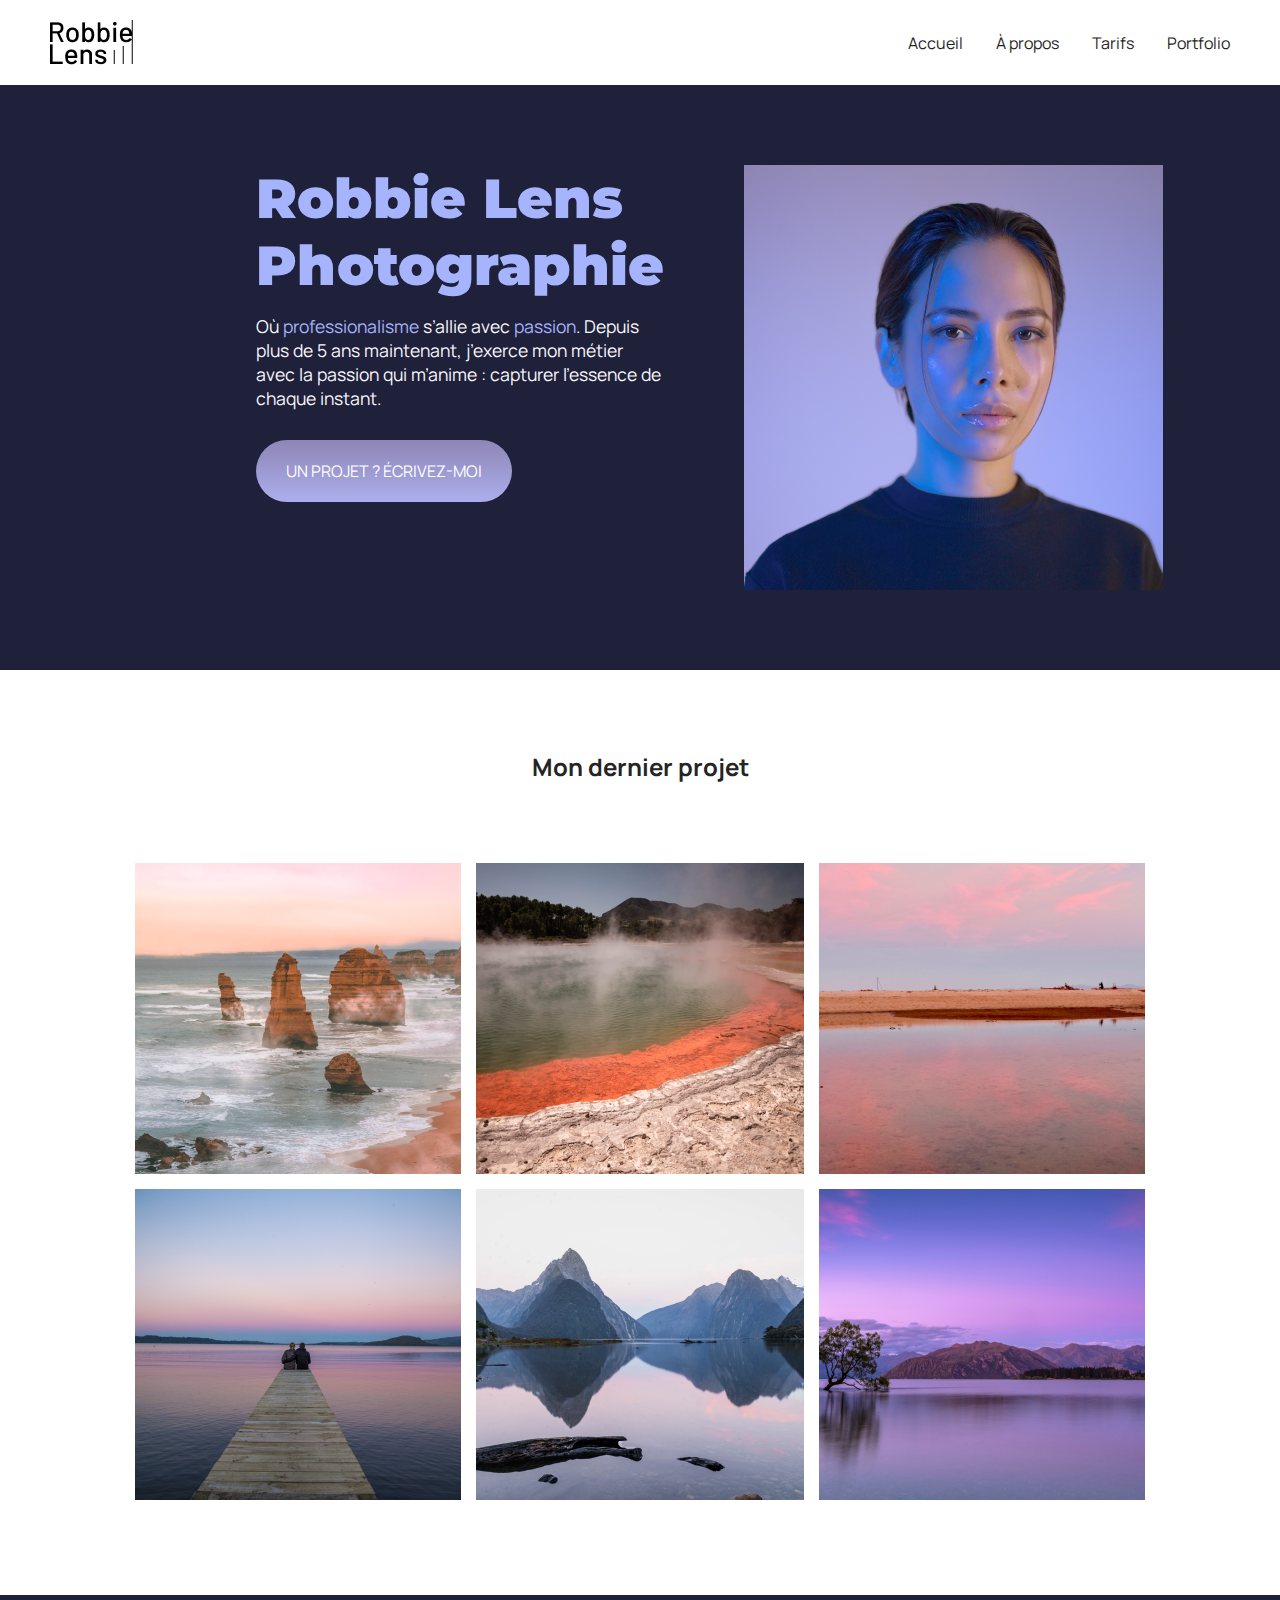
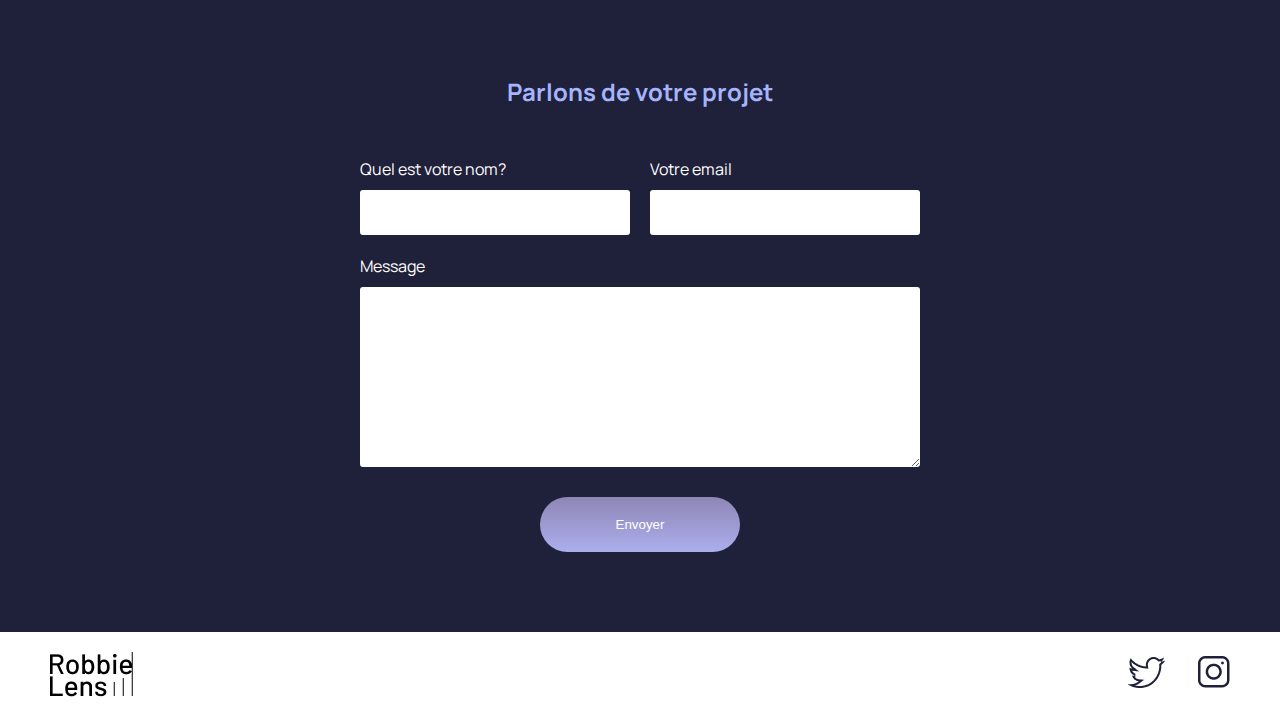
<file: index.html>
<!DOCTYPE html>
<html lang="fr">

<head>
    <meta charset="utf-8">
    <title>Accueil - Robbie Lens  Photographie</title>
    <link href="style.css" rel="stylesheet">
    <link rel="preconnect" href="https://fonts.googleapis.com">
    <link rel="preconnect" href="https://fonts.gstatic.com" crossorigin>
    <link href="https://fonts.googleapis.com/css2?family=Manrope&family=Montserrat&display=swap" rel="stylesheet">
</head>

<body>
    <header>
        <nav>
            <img src="images/logo.png" alt="Logo Robbie Lens">
            <div>
                <a href="index.html">Accueil</a>
                <a href="a-propos.html">À propos</a>
                <a href="tarifs.html">Tarifs</a>
                <a href="portfolio.html">Portfolio</a>
            </div>
        </nav>
    </header>
    <main>
        <section class="accueil-introduction">
            <div>
                <h1><strong>Robbie Lens Photographie</strong></h1>
                <p>
                    Où <em>professionalisme</em> s’allie avec <em>passion</em>. Depuis
                    plus de 5 ans maintenant, j’exerce mon métier avec la passion
                    qui m’anime : capturer l’essence de chaque instant.
                </p>

                <a href="#contact" class="cta">UN PROJET ? ÉCRIVEZ-MOI</a>

            </div>
            <img src="images/robbie-lens.png" alt="Portrait avec effet de la photographe Robbie Lens">
        </section>
        <section class="accueil-photos">
            <h2>Mon dernier projet</h2>
            <div>
                <img src="images/accueil/element-1.png" alt="Twelve apostles - Australie">
                <img src="images/accueil/element-2.png" alt="Wai-O-Tapu - Nouvelle-Zélande">
                <img src="images/accueil/element-3.png" alt="Parc National d’Abel Tasman - Nouvelle-Zélande">
            </div>
            <div>
                <img src="images/accueil/element-4.png" alt="Lac Rotorua - Nouvelle-Zélande">
                <img src="images/accueil/element-5.png" alt="Milford Sound - Nouvelle-Zélande">
                <img src="images/accueil/element-6.png" alt="Lac Wanaka - Nouvelle-Zélande">
            </div>
        </section>
        <section id="contact" class="section-contact">
            <h2>Parlons de votre projet</h2>
            <form method="get" action="">
                <div class="form-nom-email">
                    <div class="form-column">
                        <label for="nom">Quel est votre nom?</label>
                        <input type="text" name="nom" id="nom">
                    </div>
                    <div class="form-column">
                        <label for="email">Votre email</label>
                        <input type="text" name="email" id="email">
                    </div>
                </div>
                <label for="Message">Message</label>
                <textarea name="Message" id="Message" rows="10"></textarea>
                <input type="submit" value="Envoyer" class="cta">
            </form>
        </section>
    </main>
    <footer>
        <img src="images/logo.png" alt="Logo Robbie Lens">
        <div>
            <a target="_blank" href="https://twitter.com/" class="lien-icone">
                <img src="images/twitter.png" alt="Logo Twitter">
            </a>
            <a target="_blank" href="https://www.instagram.com/" class="lien-icone">
                <img src="images/instagram.png" alt="Logo Instagram">
            </a>
        </div>
    </footer>
</body>

</html>
</file>
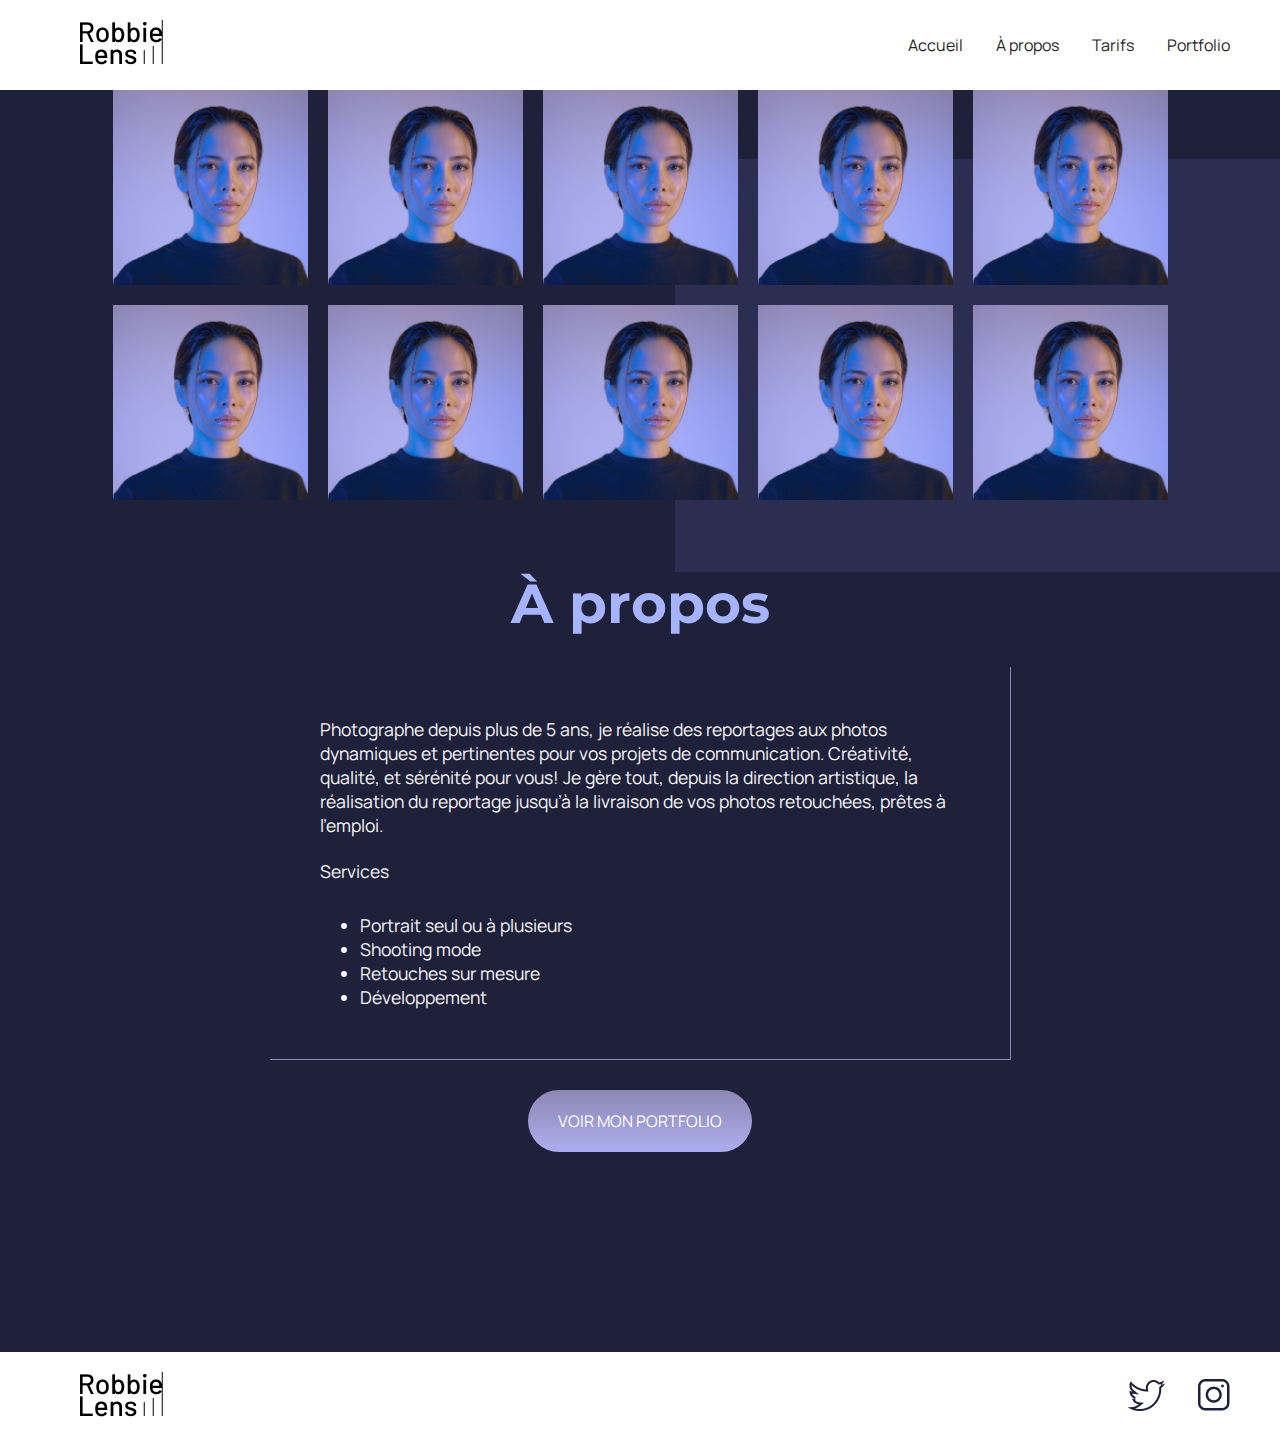
<file: a-propos.html>
<!DOCTYPE html>
<html lang="fr">

<head>
    <meta charset="utf-8">
    <title>À propos - Robbie Lens Photographie</title>
    <link href="style.css" rel="stylesheet">
    <link rel="preconnect" href="https://fonts.googleapis.com">
    <link rel="preconnect" href="https://fonts.gstatic.com" crossorigin>
    <link href="https://fonts.googleapis.com/css2?family=Manrope&family=Montserrat&display=swap" rel="stylesheet">
</head>

<body>
    <header>
        <nav>
            <a href="index.html" class="lien-icone">
                <img src="images/logo.png" alt="Logo Robbie Lens">
            </a>

            <div>
                <a href="index.html">Accueil</a>
                <a href="a-propos.html">À propos</a>
                <a href="tarifs.html">Tarifs</a>
                <a href="portfolio.html">Portfolio</a>
            </div>
        </nav>
    </header>

    <div class="content">
        <div class="gallery-wrapper">
            <div class="gallery">
                <div class="photo"></div>
                <div class="photo"></div>
                <div class="photo"></div>
                <div class="photo"></div>
                <div class="photo"></div>
                <div class="photo"></div>
                <div class="photo"></div>
                <div class="photo"></div>
                <div class="photo"></div>
                <div class="photo"></div>
            </div>
            <div class="rectangle"></div>
        </div>
    </div>

    <main class="a-propos-main">

        <h1>À propos</h1>
        <div class="carre-contenu">
            <p>
                Photographe depuis plus de 5 ans, je réalise des reportages aux photos dynamiques et pertinentes
                pour
                vos
                projets de communication. Créativité, qualité, et sérénité pour vous! Je gère tout, depuis la
                direction
                artistique, la réalisation du reportage jusqu’à la livraison de vos photos retouchées, prêtes à
                l’emploi.
            </p>
            <br>
            <p>Services</p>
            <ul>
                <li>Portrait seul ou à plusieurs</li>
                <li>Shooting mode</li>
                <li>Retouches sur mesure</li>
                <li>Développement</li>
            </ul>
        </div>
        <div>
            <a href="portfolio.html" class="cta2">VOIR MON PORTFOLIO</a>
        </div>


    </main>
    <footer>
        <a href="index.html" class="lien-icone">
            <img src="images/logo.png" alt="Logo Robbie Lens">
        </a>
        <div>
            <a target="_blank" href="https://twitter.com/" class="lien-icone">
                <img src="images/twitter.png" alt="Logo Twitter">
            </a>
            <a target="_blank" href="https://www.instagram.com/" class="lien-icone">
                <img src="images/instagram.png" alt="Logo Instagram">
            </a>
        </div>
    </footer>
</body>

</html>
</file>
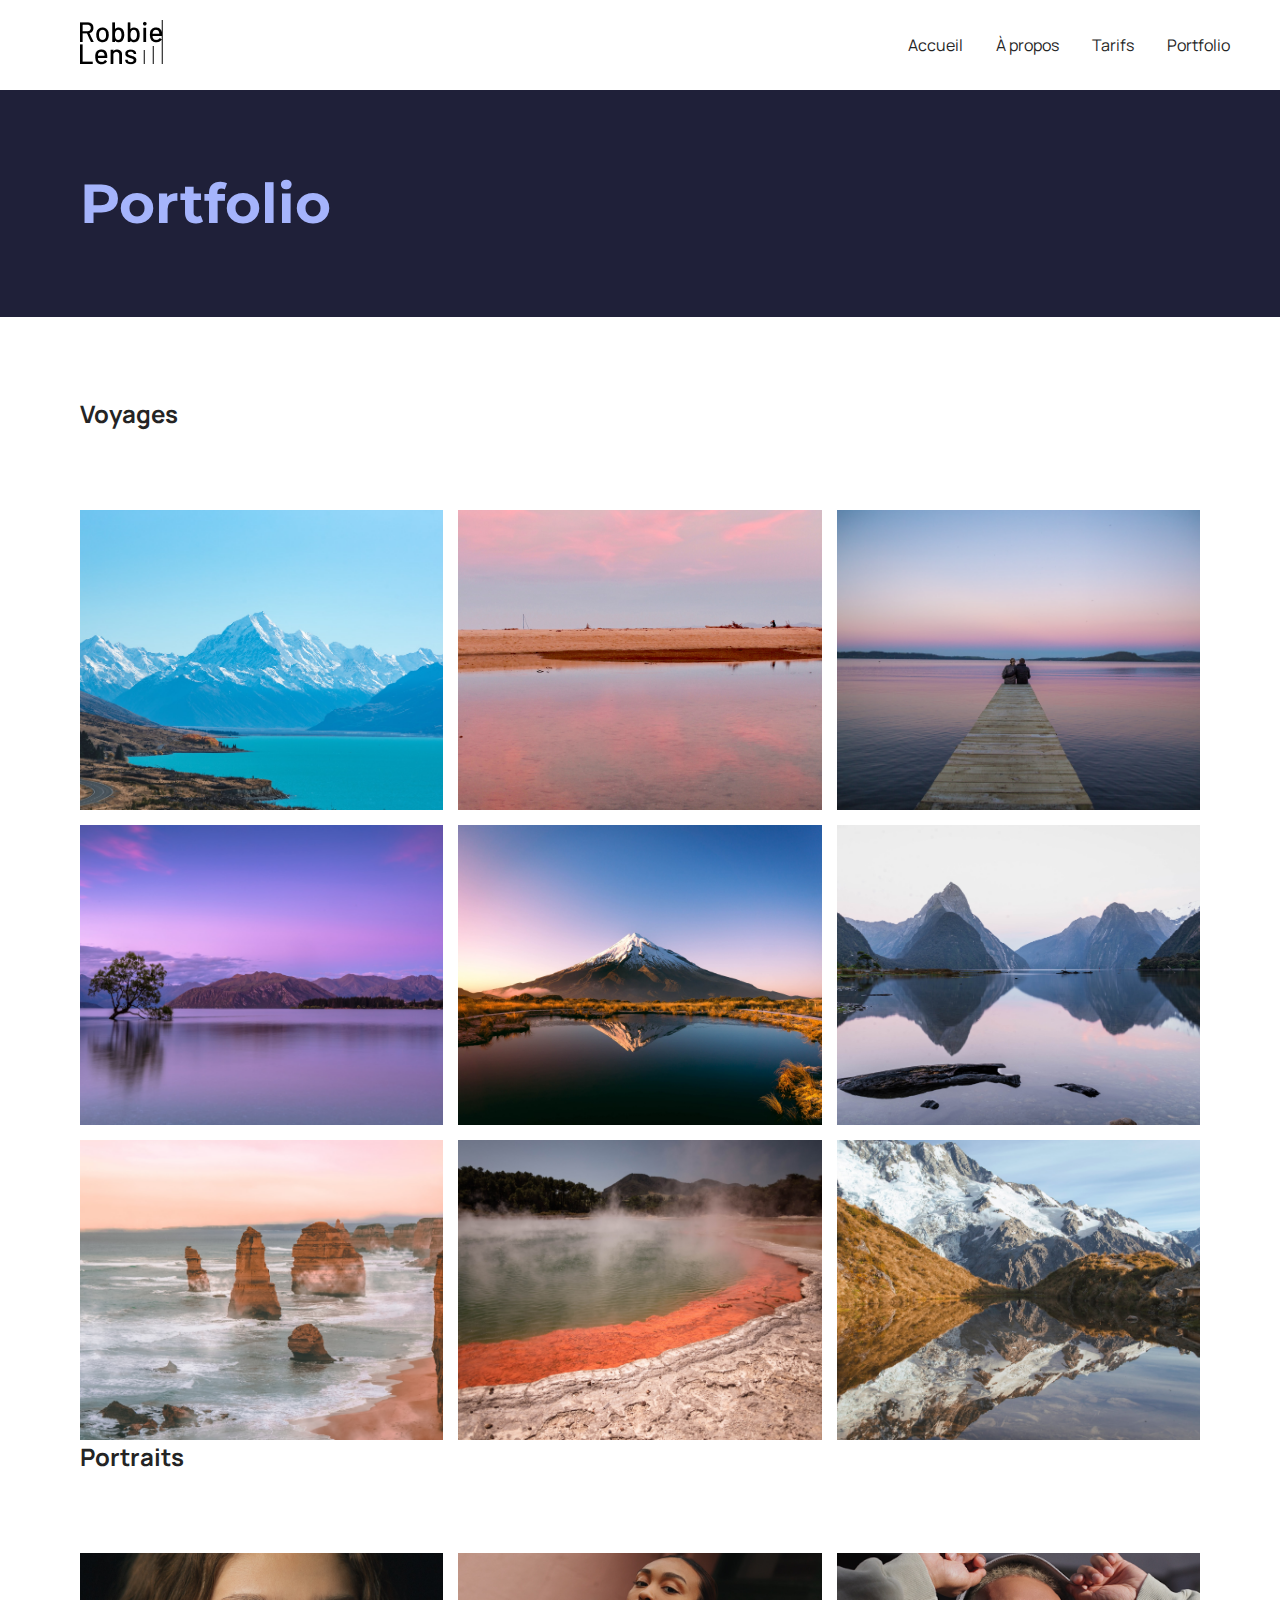
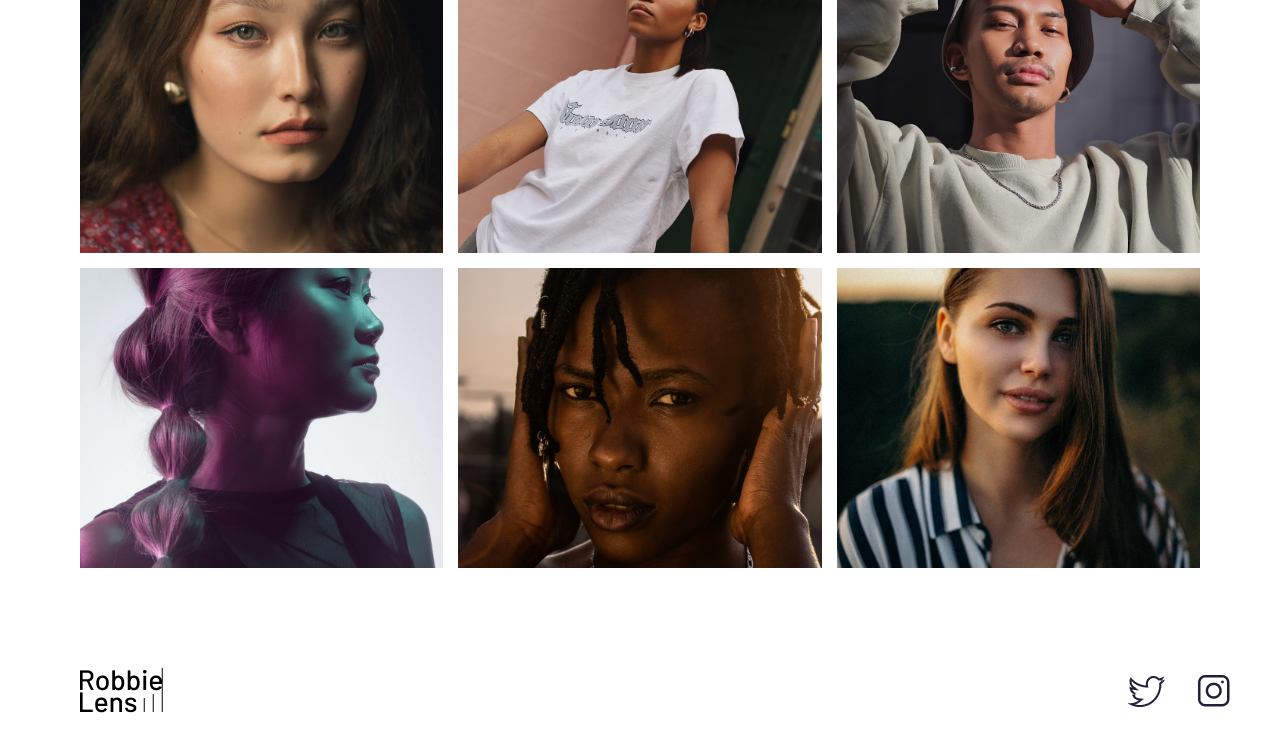
<file: portfolio.html>
<!DOCTYPE html>
<html lang="fr">

<head>
  <meta charset="utf-8" />
  <meta name="viewport" content="width=device-width, initial-scale=1.0, user-scalable=no" />
  <title>Portfolio - Robbie Lens Photographie</title>
  <link href="style.css" rel="stylesheet" />
  <link rel="preconnect" href="https://fonts.googleapis.com" />
  <link rel="preconnect" href="https://fonts.gstatic.com" crossorigin />
  <link href="https://fonts.googleapis.com/css2?family=Manrope&family=Montserrat&display=swap" rel="stylesheet" />
</head>

<body>
  <header>
    <nav>
      <a href="index.html" class="lien-icone">
        <img src="images/logo.png" alt="Logo Robbie Lens" />
      </a>
      <div>
        <a href="index.html">Accueil</a>
        <a href="a-propos.html">À propos</a>
        <a href="tarifs.html">Tarifs</a>
        <a href="portfolio.html">Portfolio</a>
      </div>
    </nav>
  </header>
  <main>
    <section>
      <h1>Portfolio</h1>
    </section>
    <section class="portfolio-section-photos">
      <h2>Voyages</h2>
      <div class="grid-paysages">
        <a href="images/portfolio/paysage1.jpg" class="lien-conteneur-photo">
          <img src="images/portfolio/paysage1.jpg" alt="Mont Aoraki - Nouvelle-Zélande" />
          <div class="photo-hover">Voir la photo</div>
        </a>
        <a href="images/portfolio/paysage2.jpg" class="lien-conteneur-photo">
          <img src="images/portfolio/paysage2.jpg" alt="Parc National d’Abel Tasman - Nouvelle-Zélande" />
          <div class="photo-hover">voir la photo</div>
        </a>
        <a href="images/portfolio/paysage3.jpg" class="lien-conteneur-photo">
          <img src="images/portfolio/paysage3.jpg" alt="Lac Rotorua - Nouvelle-Zélande" />
          <div class="photo-hover">Voir la photo</div>
        </a>
        <a href="images/portfolio/paysage4.jpg" class="lien-conteneur-photo">
          <img src="images/portfolio/paysage4.jpg" alt="Lac Wanaka - Nouvelle-Zélande" />
          <div class="photo-hover">voir la photo</div>
        </a>
        <a href="images/portfolio/paysage5.jpg" class="lien-conteneur-photo">
          <img src="images/portfolio/paysage5.jpg" alt="Mont Taranaki - Nouvelle-Zélande" />
          <div class="photo-hover">voir la photo</div>
        </a>
        <a href="images/portfolio/paysage6.jpg" class="lien-conteneur-photo">
          <img src="images/portfolio/paysage6.jpg" alt="Milford Sound - Nouvelle-Zélande" />
          <div class="photo-hover">voir la photo</div>
        </a>
        <a href="images/portfolio/paysage7.jpg" class="lien-conteneur-photo">
          <img src="images/portfolio/paysage7.jpg" alt="Twelve Apostle - Australie" />
          <div class="photo-hover">voir la photo</div>
        </a>
        <a href="images/portfolio/paysage8.jpg" class="lien-conteneur-photo">
          <img src="images/portfolio/paysage8.jpg" alt="Wai-O-Tapu - Nouvelle-Zélande" />
          <div class="photo-hover">voir la photo</div>
        </a>
        <a href="images/portfolio/paysage9.jpg" class="lien-conteneur-photo">
          <img src="images/portfolio/paysage9.jpg" alt="Mont Cook - Nouvelle Zélande" />
          <div class="photo-hover">voir la photo</div>
        </a>
      </div>
      <h2>Portraits</h2>
      <div class="grid-portraits">
        <a href="images/portfolio/portrait1.jpg" class="lien-conteneur-photo">
          <img src="images/portfolio/portrait1.jpg" alt="Portrait jeune femme 1" />
          <div class="photo-hover">Voir la photo</div>
        </a>
        <a href="images/portfolio/portrait2.jpg" class="lien-conteneur-photo">
          <img src="images/portfolio/portrait2.jpg" alt="Portrait jeune femme 2" />
          <div class="photo-hover">Voir la photo</div>
        </a>
        <a href="images/portfolio/portrait3.jpg" class="lien-conteneur-photo">
          <img src="images/portfolio/portrait3.jpg" alt="Portrait jeune homme 3" />
          <div class="photo-hover">Voir la photo</div>
        </a>
        <a href="images/portfolio/portrait4.jpg" class="lien-conteneur-photo">
          <img src="images/portfolio/portrait4.jpg" alt="Portrait jeune femme 4" />
          <div class="photo-hover">Voir la photo</div>
        </a>
        <a href="images/portfolio/portrait5.jpg" class="lien-conteneur-photo">
          <img src="images/portfolio/portrait5.jpg" alt="Portrait jeune femme 5" />
          <div class="photo-hover">Voir la photo</div>
        </a>
        <a href="images/portfolio/portrait6.jpg" class="lien-conteneur-photo">
          <img src="images/portfolio/portrait6.jpg" alt="Portrait jeune femme 6" />
          <div class="photo-hover">Voir la photo</div>
        </a>
      </div>
    </section>
  </main>
  <footer>
    <a href="index.html" class="lien-icone">
      <img src="images/logo.png" alt="Logo Robbie Lens" />
    </a>
    <div>
      <a target="_blank" href="https://twitter.com/" class="lien-icone">
        <img src="images/twitter.png" alt="Logo Twitter" />
      </a>
      <a target="_blank" href="https://www.instagram.com/" class="lien-icone">
        <img src="images/instagram.png" alt="Logo Instagram" />
      </a>
    </div>
  </footer>
</body>

</html>
</file>
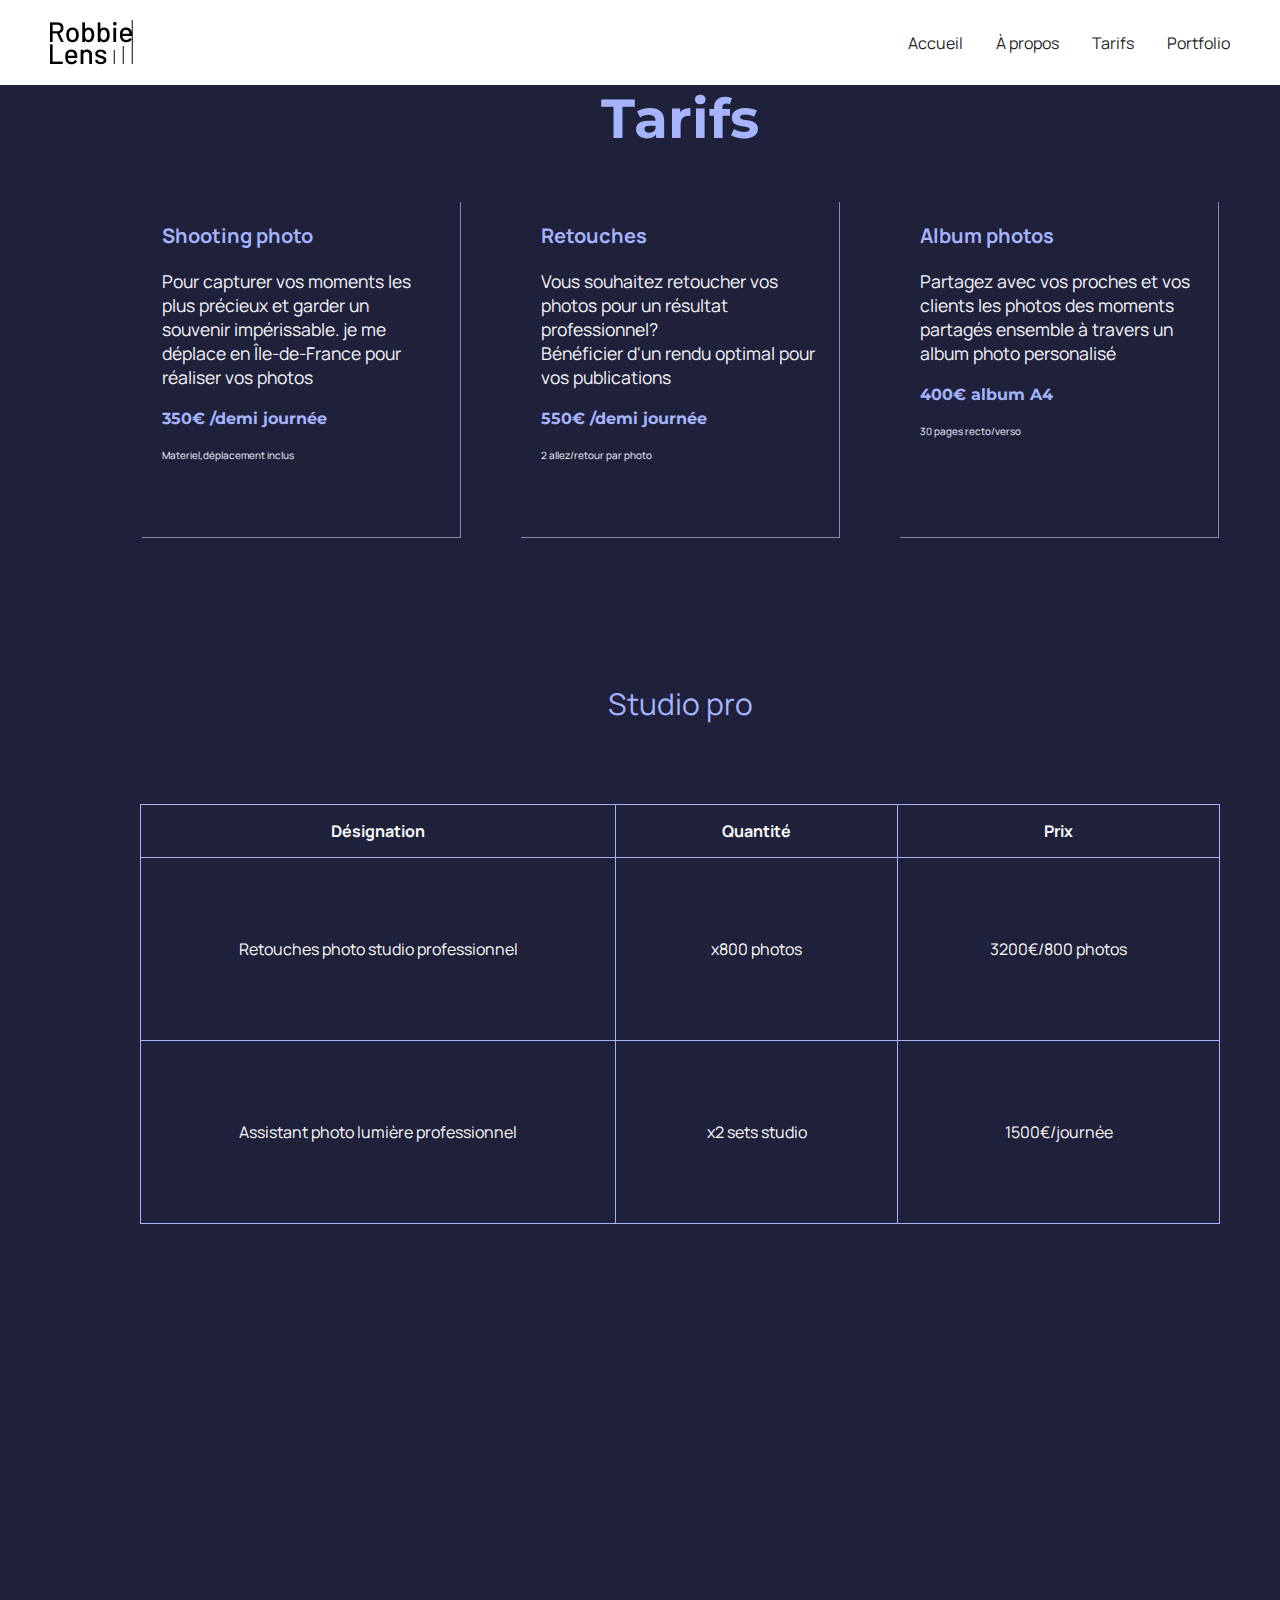
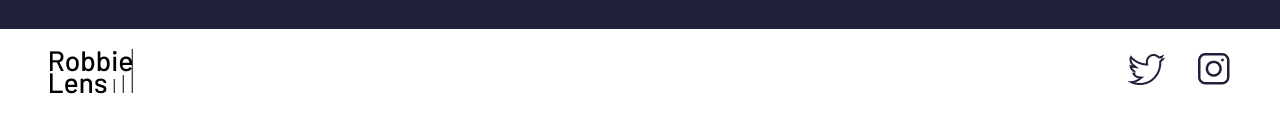
<file: tarifs.html>
<html lang="fr">

<head>
    <meta charset="utf-8">
    <title>À propos - Robbie Lens Photographie</title>
    <link href="style.css" rel="stylesheet">
    <link rel="preconnect" href="https://fonts.googleapis.com">
    <link rel="preconnect" href="https://fonts.gstatic.com" crossorigin>
    <link href="https://fonts.googleapis.com/css2?family=Manrope&family=Montserrat&display=swap" rel="stylesheet">
</head>

<body>
    <header>
        <nav>
            <img src="images/logo.png" alt="Logo Robbie Lens">
            <div>
                <a href="index.html">Accueil</a>
                <a href="a-propos.html">À propos</a>
                <a href="tarifs.html">Tarifs</a>
                <a href="portfolio.html">Portfolio</a>
            </div>
        </nav>
    </header>


    <main class="a-propos-main">

        <h1>Tarifs</h1>
        <div class="conteneurtarif">

            <div class="carre-contenu-tarifs">

                <h2 class="tarif">Shooting photo</h2>

                <p>
                    Pour capturer vos moments les plus précieux et garder un souvenir impérissable. je me déplace en
                    Île-de-France pour réaliser vos photos
                </p>

                <h3> 350€ /demi journée</h3>

                <p class="detail-tarifs">Materiel,déplacement inclus</p>
            </div>
            <div class="carre-contenu-tarifs">

                <h2 class="tarif">Retouches</h2>

                <p>
                    Vous souhaitez retoucher vos photos pour un résultat professionnel?<br> Bénéficier d'un rendu
                    optimal pour vos publications </p>

                <h3> 550€ /demi journée</h3>

                <p class="detail-tarifs">2 allez/retour par photo</p>
            </div>
            <div class="carre-contenu-tarifs">

                <h2 class="tarif">Album photos</h2>

                <p>
                    Partagez avec vos proches et vos clients les photos des moments partagés ensemble à travers un album
                    photo personalisé </p>

                <h3>400€ album A4</h3>

                <p class="detail-tarifs">30 pages recto/verso</p>
            </div>

        </div>
        <section class="section-tarifs">

            <table>
                <caption>Studio pro</caption>

                <thead>
                    <tr>
                        <th>Désignation</th>
                        <th>Quantité</th>
                        <th>Prix</th>
                    </tr>
                </thead>
                <tbody>
                    <tr>
                        <td>Retouches photo studio professionnel</td>
                        <td>x800 photos</td>
                        <td>3200€/800 photos</td>
                    </tr>
                    <tr>
                        <td>Assistant photo lumière professionnel</td>
                        <td>x2 sets studio</td>
                        <td>1500€/journée</td>
                    </tr>
                </tbody>
            </table>
    </main>
    <footer>
        <img src="images/logo.png" alt="Logo Robbie Lens">
        <div>
            <a target="_blank" href="https://twitter.com/" class="lien-icone">
                <img src="images/twitter.png" alt="Logo Twitter">
            </a>
            <a target="_blank" href="https://www.instagram.com/" class="lien-icone">
                <img src="images/instagram.png" alt="Logo Instagram">
            </a>
        </div>
    </footer>

</body>

</html>
</file>
<file: style.css>
* {
  margin: 0;
}

a {
  color: #242424;
  text-decoration: none;
}

a:hover {
  text-decoration: underline;
}

.a-propos-main {
  margin: auto;
  display: flex;
  flex-direction: column;
  align-items: center;
  gap: 30px;
}

.accueil-photos {
  background-color: white;
  padding: 80px;
}

.accueil-photos div {
  display: flex;
  flex-direction: row;
  gap: 15px;
  justify-content: center;
  margin-bottom: 15px;
}

.accueil-introduction {
  display: flex;
  flex-direction: row;
  width: 60%;
  align-items: flex-start;
  margin: auto;
}

.accueil-introduction h1 {
  margin-bottom: 15px;
}

.accueil-introduction p {
  margin-bottom: 30px;
}

.accueil-introduction div {
  padding-right: 80px;
}

.accueil-photos h2 {
  color: #242424;
  text-align: center;
  margin-bottom: 80px;
}

body,
html {
  height: 100vh;
  margin: 0;
  display: flex;
  flex-direction: column;
  font-family: 'Manrope', sans-serif;
  font-size: 1em;
  background-color: #1f2039;
}

.carre-contenu {
  border-right: 1px solid #8e86b5;
  border-bottom: 1px solid #8e86b5;
  padding: 50px;
  margin-bottom: 40px;
  margin: auto;
  width: 50%;
}

.carre-contenu-tarifs {
  display: flex;
  flex-direction: column;
  align-items: self-start;
  border-right: 1px solid #8e86b5;
  border-bottom: 1px solid #8e86b5;
  padding: 20px;
  margin-bottom: 0px;
  margin: 20px;
  width: 278px;
  height: 295px;
}


.carre-contenu ul {
  margin-top: 30px;
}

.carre-contenu+div {
  text-align: left;
}

.cta {
  display: inline-block;
  background: linear-gradient(#8e86b5, #acaeed);
  color: white;
  border-radius: 50px;
  padding: 20px 30px;

}

.cta2 {
  display: inline-block;
  background: linear-gradient(#8e86b5, #acaeed);
  color: white;
  border-radius: 50px;
  padding: 20px 30px;
  margin-bottom: 200px;

}

.cta:hover {
  background: linear-gradient(#696484, #8788ba);
  text-decoration: none;
}

.content {
  display: flex;
  justify-content: center;
  align-items: center;
  width: 100%;
  height: 100%;
 ;
}
caption {
  font-size: 30px;
  margin-bottom: 80px;
  color: #a5b4fc;
}

.conteneurtarif {
  display: flex;
  flex-direction: row;
  gap: 20px;
  justify-content: center;
  margin-bottom: 15px;
}

.detail-tarifs {
  font-size: 10px;
}


em {
  color: #a5b4fc;
  font-style: normal;
}

footer,
nav {
  display: flex;
  flex-direction: row;
  align-items: center;
  justify-content: space-between;
}

form {
  display: flex;
  flex-direction: column;
  width: 50%;
  margin: auto;
  color: white;
}

.form-column {
  flex: 1;
  display: flex;
  flex-direction: column;
  margin-bottom: 20px;
}

.form-nom-email {
  display: flex;
  flex-direction: row;
  gap: 20px;
}

.gallery {
  display: flex;
  flex-wrap: wrap;
  justify-content: center;  
  align-items: center;
  gap: 20px; /* Espace entre les images */
  width: 1200px; 
  position: relative; /* Ajouté pour le positionnement correct */
    z-index: 1; /* Met les photos au-dessus du rectangle */
  padding-bottom: 70px;
}
.gallery-wrapper {
  position: relative;
}

.grid-paysages {
  display: grid;
  grid-template-columns: 1fr 1fr 1fr;
  grid-template-rows: 300px 300px 300px;
  gap: 15px;
}

.grid-portraits {
  display: grid;
  grid-template-columns: 1fr 1fr 1fr;
  grid-template-rows: 300px 300px;
  gap: 15px;
}

.grid-paysages img,
.grid-portraits img {
  width: 100%;
  height: 100%;
  object-fit: cover;
}


header,
footer {
  background-color: white;
  padding: 20px 50px;
}

h1 {
  font-size: 55px;
  color: #a5b4fc;
  font-family: 'Montserrat', sans-serif;
}

h2 {
  color: #a5b4fc;
}

h3 {
  font-size: 16px;
  color: #a5b4fc;
  font-family: 'Montserrat', sans-serif;
  padding: 20px 0px;

}

input,
textarea {
  padding: 15px;
  border-radius: 3px;
  border: none;
}

input[type='submit'] {
  width: 200px;
  margin: auto;
  margin-top: 30px;
}

.lien-conteneur-photo {
  position: relative;
}

.lien-conteneur-photo:hover .photo-hover {
  display: flex;
}

label {
  margin-bottom: 10px;
}


.lien-icone {
  margin-left: 30px;
}

.lien-icone:hover {
  opacity: 0.5;
}

main .carre-contenu h2 {
  margin-top: 30px;
}

nav a {
  margin-left: 30px;
}

p,
li {
  font-size: 1.1em;
  color: #f9f8ff;
}

.photo {
  width: 195px;
  height: 195px;
  background-image: url('images/robbie-lens.png'); /* URL de votre image */
  background-size: cover;
  background-position: center;
}
.portfolio-section-photos {
  background-color: white;
}

.portfolio-section-photos h2 {
  color: #242424;
  margin-bottom: 80px;
}

.photo-hover {
  position: absolute;
  top: 0;
  left: 0;
  right: 0;
  bottom: 0;
  display: flex;
  align-items: center;
  justify-content: center;
  font-size: 1.5em;
  color: white;
  background-color: rgba(0, 0, 0, 0.7);
  display: none;
}
.rectangle {
  width: 615px;
  height: 413px;
  background-color: #2C2E51;
  position: absolute;
  bottom: -2px; /* Ajustez cette valeur pour positionner verticalement */
  right: -50px; /* Ajustez cette valeur pour positionner horizontalement */
  z-index: 0; /* Pour placer le rectangle derrière les photos */
}.section-tarifs {
  width: 1200px;
  height: auto;
  padding-bottom: 355px;
}

section {
  padding: 80px;
}

.section-contact h2 {
  color: #a5b4fc;
  text-align: center;
  margin-bottom: 50px;
}

table {
  border-collapse: collapse;
  text-align: center;
  margin: auto;
  width: 90%;
  color: white;
  margin-bottom: 50px;
}

td,
th {
  border: 1px solid #a5b4fc;
  padding: 15px;
}

td {
  padding: 80px;
}

.tarif {
  font-size: 20px;
  padding-bottom: 20px;
}



@media screen and (max-width: 996px) {
  .accueil-introduction {
    flex-direction: column;
    align-items: center;
    justify-content: center;
  }

  .accueil-introduction div {
    padding-right: 0;
    text-align: center;
    order: 2;
  }

  .accueil-introduction img {
    order: 1;
    margin-bottom: 20px;
    width: 100%;
  }

  .accueil-photos {
    padding: 20px;
  }

  .accueil-photos div {
    flex-direction: column;
  }


  .conteneurtarif {
    display: flex;
    flex-direction: column;
  }

  .form-nom-email {
    flex-direction: column;
    gap: 0;
  }

  .grid-paysages {
    grid-template-columns: 1fr;
    gap: 15px;
  }

  .grid-portraits {
    grid-template-columns: 1fr;
    gap: 15px;
  }
  .gallery {
    gap: 8px; /* Réduction de l'espace entre les images */
}

.photo {
    width: 160px; /* Redimensionnement des photos */
    height: 160px;
}

.rectangle {
    width: 500px; /* Redimensionnement du rectangle */
    height: 335px;
    bottom: -20px; /* Ajustement de la position */
    right: -30px;
}

  header nav {
    flex-direction: column;
    align-items: center;
    justify-content: center;
  }

  header nav img {
    margin-bottom: 20px;
  }

  header,
  footer {
    padding: 20px 20px;
  }

  h1 {
    font-size: 2em;
  }

  nav a {
    margin-left: 10px;
    margin-right: 10px;
  }

  section {
    padding: 50px 20px 50px 20px;
  }
  .section-tarifs {
    display: none;
  }

  .section-contact {
    padding: 50px 20px;
  }
}

@media screen and (max-width: 768px) {

  .carre-contenu-tarifs {
    width: 100%;
  }
  .gallery {
    gap: 6px; /* Réduction de l'espace entre les images */
}

.photo {
    width: 140px; /* Redimensionnement des photos */
    height: 140px;
}

.rectangle {
    width: 400px; /* Redimensionnement du rectangle */
    height: 270px;
    bottom: -15px; /* Ajustement de la position */
    right: -20px;
}

  .section-tarifs {
    width: 100%;
    padding-bottom: 50px;
  }

  table {
    width: 100%;
  }

  td,
  th {
    padding: 10px;
  }

  td {
    padding: 40px 10px;
  }
}

@media screen and (max-width: 480px) {
  .carre-contenu-tarifs {
    width: 100%;
    padding: 10px;
    margin: 10px 0;
  }

  .cta,
  .cta2 {
    width: 100%;
    text-align: center;
    padding: 15px;
  }
  .gallery {
    flex-direction: column; /* Organisation des photos en colonne */
    align-items: center;
}

.photo {
    width: 100%; /* Photos pleine largeur */
    height: auto; /* Hauteur automatique pour conserver le ratio */
}

.rectangle {
    width: 90%; /* Redimensionnement du rectangle */
    height: auto; /* Hauteur automatique pour conserver le ratio */
    position: static; /* Positionnement normal pour éviter l'overlay */
    margin-top: 20px; /* Espacement au-dessus du rectangle */
}
  h1 {
    font-size: 1.5em;
  }
}
</file>
